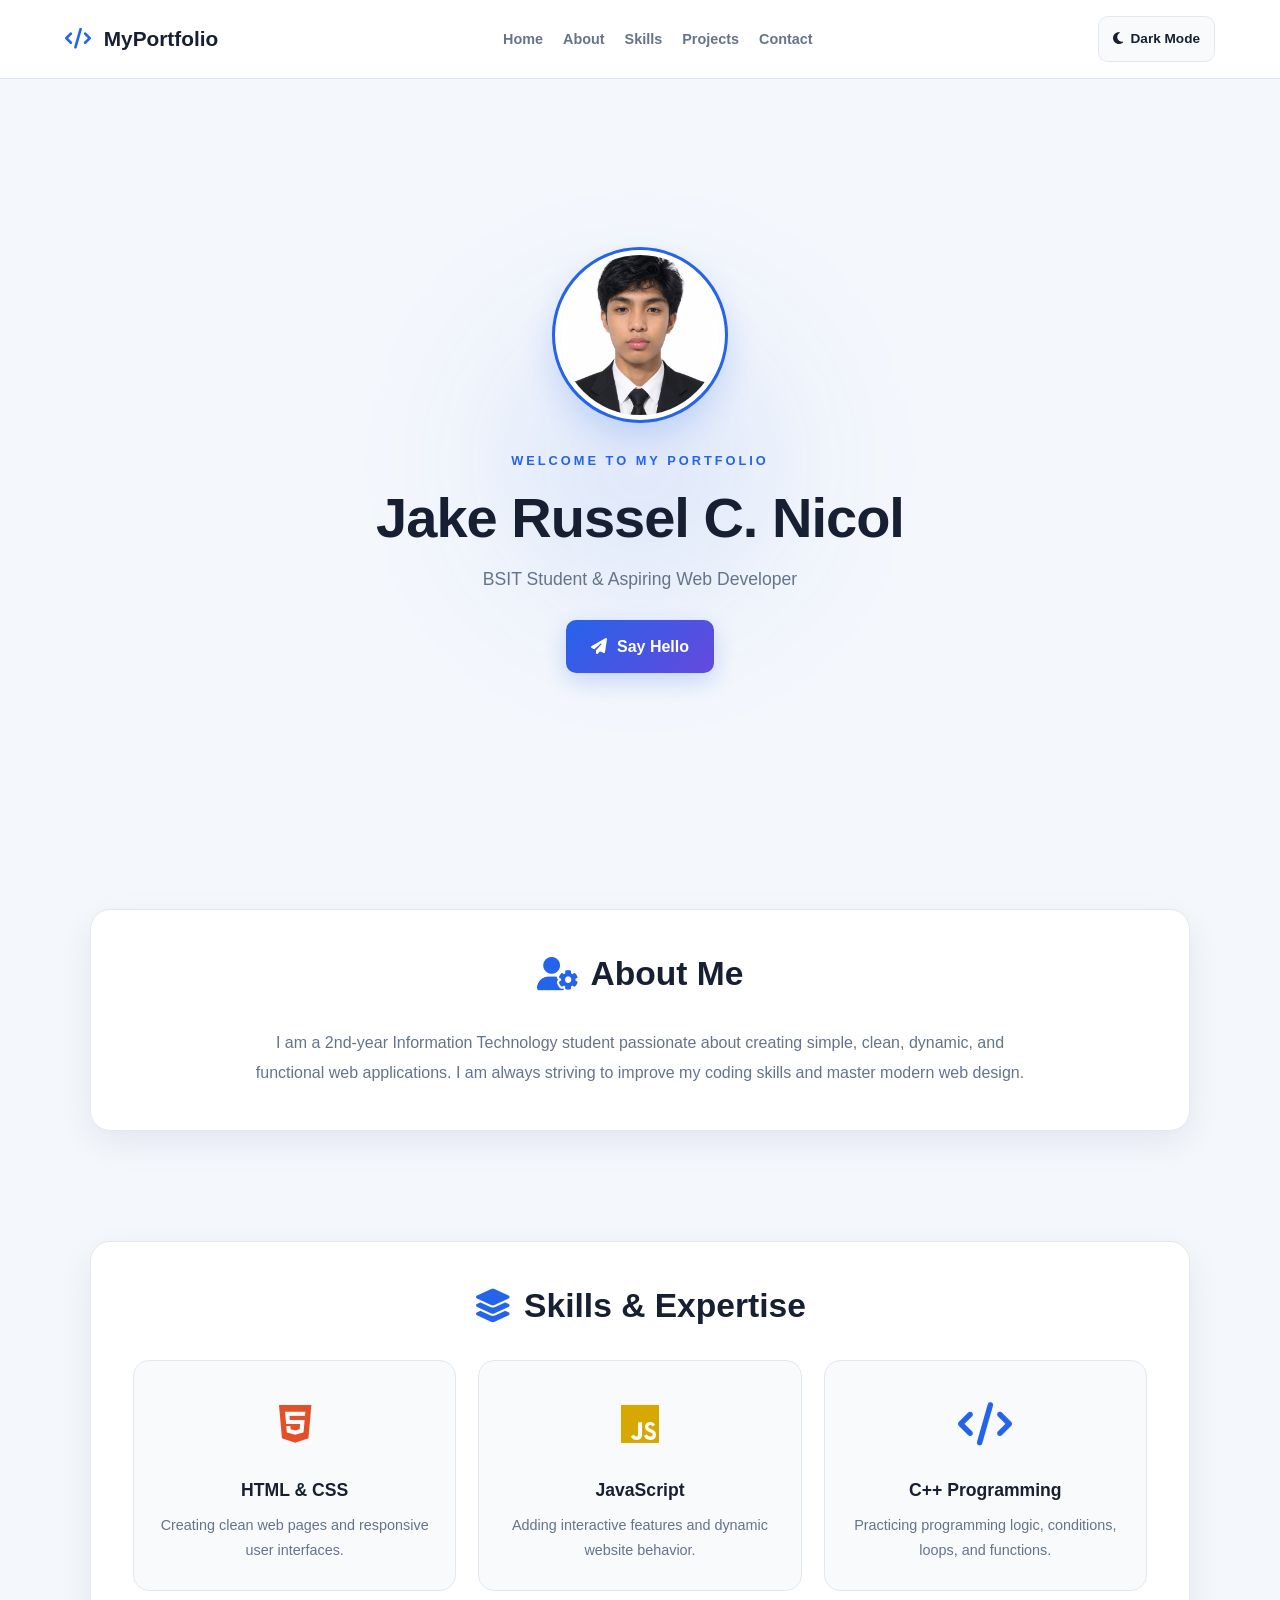
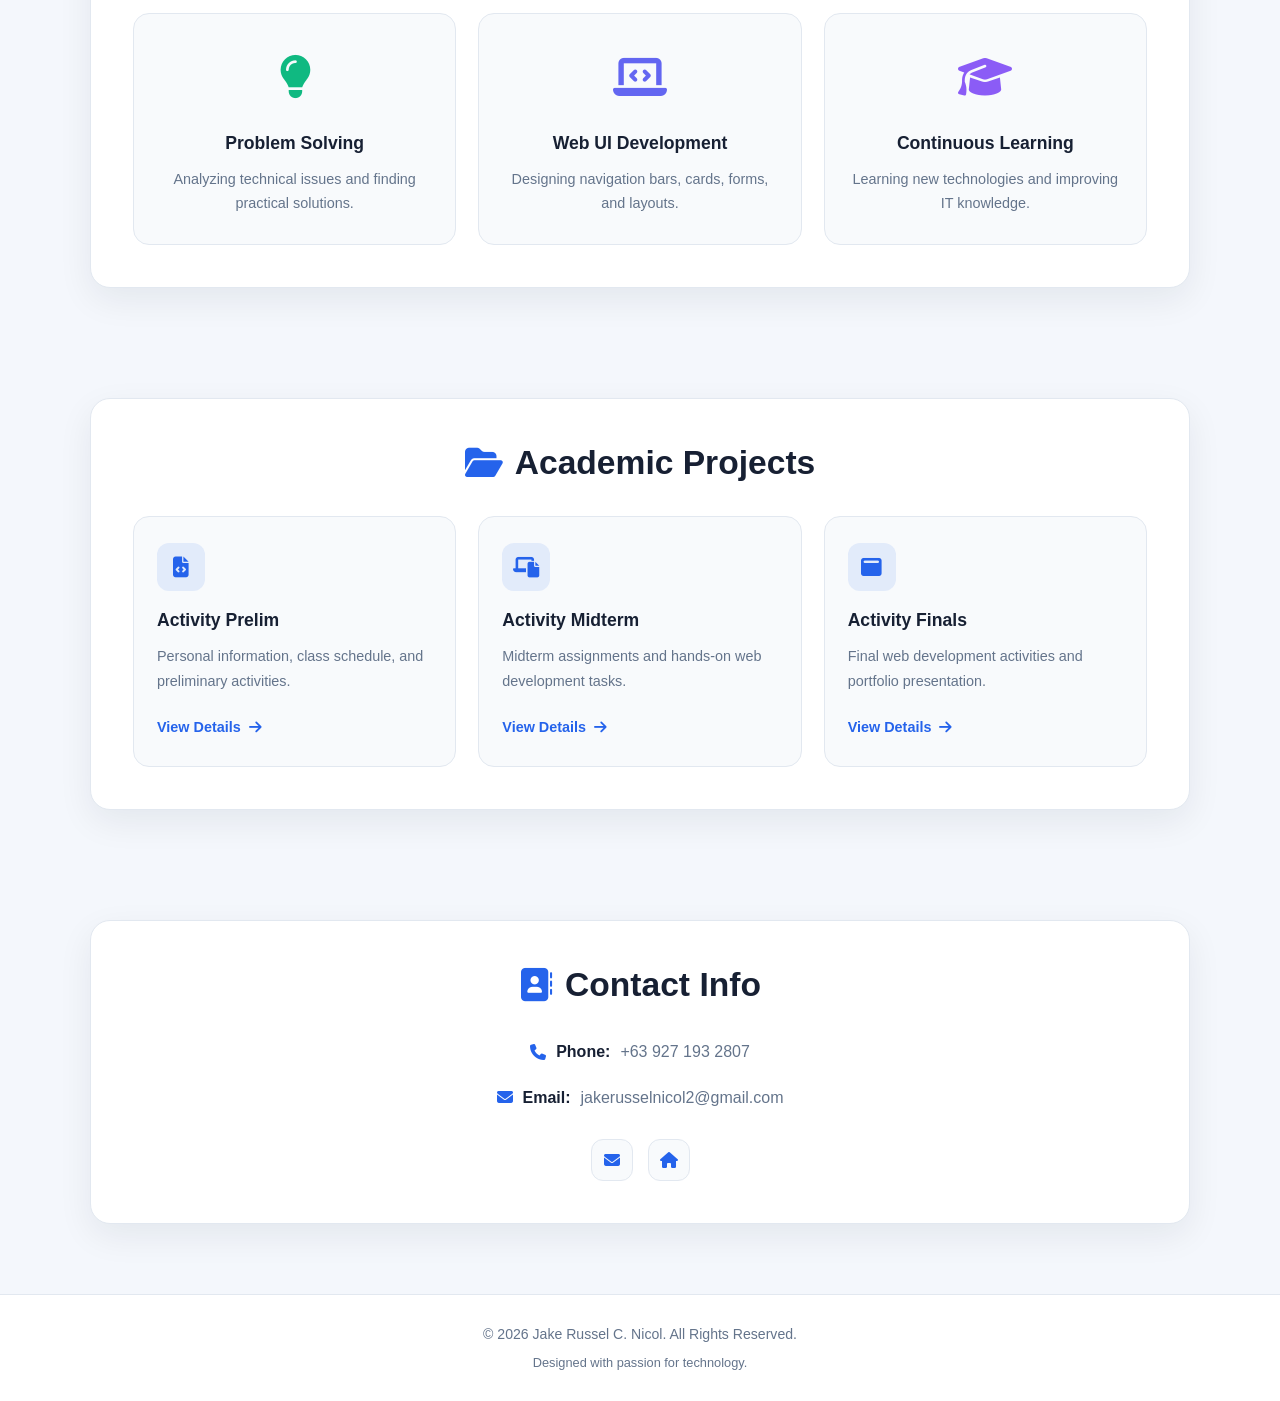
<file: index.html>
<!DOCTYPE html>
<html lang="en">
<head>
    <meta charset="UTF-8">
    <meta name="viewport" content="width=device-width, initial-scale=1.0">

    <title>Jake Russel C. Nicol | Portfolio</title>

    <link rel="stylesheet" href="style.css">
    <link rel="stylesheet" href="https://cdnjs.cloudflare.com/ajax/libs/font-awesome/6.4.0/css/all.min.css">

    <script src="script.js" defer></script>
</head>
<body>

    <!-- Navigation -->
    <header>
        <nav>
            <div class="logo">
                <i class="fa-solid fa-code"></i> MyPortfolio
            </div>

            <ul class="nav-links">
                <li><a href="#home">Home</a></li>
                <li><a href="#about">About</a></li>
                <li><a href="#skills">Skills</a></li>
                <li><a href="#projects">Projects</a></li>
                <li><a href="#contact">Contact</a></li>
            </ul>

            <button id="theme-toggle" type="button">
                <i class="fa-solid fa-moon"></i> Dark Mode
            </button>
        </nav>
    </header>

    <!-- Home -->
    <section id="home" class="center-section">
        <div class="profile-container">
            <img src="profile.jpg"
                 alt="Jake Russel C. Nicol"
                 class="profile-img">
        </div>

        <p class="welcome">WELCOME TO MY PORTFOLIO</p>
        <h1>Jake Russel C. Nicol</h1>
        <p class="tagline">BSIT Student & Aspiring Web Developer</p>

        <button onclick="showAlert()" class="main-btn" type="button">
            <i class="fa-solid fa-paper-plane"></i> Say Hello
        </button>
    </section>

    <!-- About -->
    <section id="about" class="container-section">
        <div class="content-box">
            <h2><i class="fa-solid fa-user-gear"></i> About Me</h2>

            <p>
                I am a 2nd-year Information Technology student passionate
                about creating simple, clean, dynamic, and functional web
                applications. I am always striving to improve my coding
                skills and master modern web design.
            </p>
        </div>
    </section>

    <!-- Skills -->
    <section id="skills" class="container-section">
        <div class="content-box">
            <h2><i class="fa-solid fa-layer-group"></i> Skills & Expertise</h2>

            <div class="skills-grid">

                <div class="skill-card">
                    <div class="skill-icon html-icon">
                        <i class="fa-brands fa-html5"></i>
                    </div>
                    <h3>HTML & CSS</h3>
                    <p>Creating clean web pages and responsive user interfaces.</p>
                </div>

                <div class="skill-card">
                    <div class="skill-icon js-icon">
                        <i class="fa-brands fa-js"></i>
                    </div>
                    <h3>JavaScript</h3>
                    <p>Adding interactive features and dynamic website behavior.</p>
                </div>

                <div class="skill-card">
                    <div class="skill-icon code-icon">
                        <i class="fa-solid fa-code"></i>
                    </div>
                    <h3>C++ Programming</h3>
                    <p>Practicing programming logic, conditions, loops, and functions.</p>
                </div>

                <div class="skill-card">
                    <div class="skill-icon problem-icon">
                        <i class="fa-solid fa-lightbulb"></i>
                    </div>
                    <h3>Problem Solving</h3>
                    <p>Analyzing technical issues and finding practical solutions.</p>
                </div>

                <div class="skill-card">
                    <div class="skill-icon ui-icon">
                        <i class="fa-solid fa-laptop-code"></i>
                    </div>
                    <h3>Web UI Development</h3>
                    <p>Designing navigation bars, cards, forms, and layouts.</p>
                </div>

                <div class="skill-card">
                    <div class="skill-icon learn-icon">
                        <i class="fa-solid fa-graduation-cap"></i>
                    </div>
                    <h3>Continuous Learning</h3>
                    <p>Learning new technologies and improving IT knowledge.</p>
                </div>

            </div>
        </div>
    </section>

    <!-- Projects -->
    <section id="projects" class="container-section">
        <div class="content-box">
            <h2><i class="fa-solid fa-folder-open"></i> Academic Projects</h2>

            <div class="projects-container">

                <a href="proh.html" class="card-link">
                    <div class="card">
                        <div class="project-icon">
                            <i class="fa-solid fa-file-code"></i>
                        </div>
                        <h3>Activity Prelim</h3>
                        <p>Personal information, class schedule, and preliminary activities.</p>
                        <span class="view-btn">
                            View Details <i class="fa-solid fa-arrow-right"></i>
                        </span>
                    </div>
                </a>

                <a href="actmid.html" class="card-link">
                    <div class="card">
                        <div class="project-icon">
                            <i class="fa-solid fa-laptop-file"></i>
                        </div>
                        <h3>Activity Midterm</h3>
                        <p>Midterm assignments and hands-on web development tasks.</p>
                        <span class="view-btn">
                            View Details <i class="fa-solid fa-arrow-right"></i>
                        </span>
                    </div>
                </a>

                <a href="actfinals.html" class="card-link">
                    <div class="card">
                        <div class="project-icon">
                            <i class="fa-solid fa-window-maximize"></i>
                        </div>
                        <h3>Activity Finals</h3>
                        <p>Final web development activities and portfolio presentation.</p>
                        <span class="view-btn">
                            View Details <i class="fa-solid fa-arrow-right"></i>
                        </span>
                    </div>
                </a>

            </div>
        </div>
    </section>

    <!-- Contact -->
    <section id="contact" class="container-section">
        <div class="content-box">
            <h2><i class="fa-solid fa-address-book"></i> Contact Info</h2>

            <div class="contact-details">
                <p>
                    <i class="fa-solid fa-phone"></i>
                    <strong>Phone:</strong> +63 927 193 2807
                </p>

                <p>
                    <i class="fa-solid fa-envelope"></i>
                    <strong>Email:</strong> jakerusselnicol2@gmail.com
                </p>
            </div>

            <div class="social-links">
                <a href="mailto:jakerusselnicol2@gmail.com" aria-label="Email">
                    <i class="fa-solid fa-envelope"></i>
                </a>
                <a href="#home" aria-label="Back to Home">
                    <i class="fa-solid fa-house"></i>
                </a>
            </div>
        </div>
    </section>

    <!-- Footer -->
    <footer>
        <p>&copy; 2026 Jake Russel C. Nicol. All Rights Reserved.</p>
        <p class="footer-subtitle">Designed with passion for technology.</p>
    </footer>

    <!-- Back to Top -->
    <button id="back-to-top" type="button" aria-label="Back to top">
        <i class="fa-solid fa-arrow-up"></i>
    </button>

</body>
</html>
</file>
<file: style.css>
/* =====================================
   GLOBAL STYLES
===================================== */

:root {
    --primary: #2563eb;
    --primary-hover: #1d4ed8;
    --accent: #60a5fa;
    --background: #f4f7fc;
    --surface: #ffffff;
    --surface-secondary: #f8fafc;
    --text: #172033;
    --muted: #64748b;
    --border: #e2e8f0;
    --header-bg: rgba(255, 255, 255, 0.95);
    --shadow: 0 12px 35px rgba(15, 23, 42, 0.07);
    --transition: 0.3s ease;
}

body.dark-mode {
    --background: #080d19;
    --surface: #111a2b;
    --surface-secondary: #172338;
    --text: #f1f5f9;
    --muted: #a6b4ca;
    --border: #26344a;
    --header-bg: rgba(8, 13, 25, 0.96);
    --shadow: 0 15px 40px rgba(0, 0, 0, 0.2);
}

* {
    margin: 0;
    padding: 0;
    box-sizing: border-box;
}

html {
    scroll-behavior: smooth;
    scroll-padding-top: 100px;
}

body {
    font-family: "Segoe UI", Arial, sans-serif;
    background: var(--background);
    color: var(--text);
    line-height: 1.7;
    transition: background var(--transition), color var(--transition);
}

a {
    color: inherit;
    text-decoration: none;
}

button {
    font: inherit;
}

button:focus-visible,
a:focus-visible {
    outline: 3px solid var(--accent);
    outline-offset: 4px;
}

h1, h2, h3 {
    color: var(--text);
    line-height: 1.3;
}

p {
    color: var(--muted);
}

section {
    max-width: 1150px;
    margin: 0 auto;
    padding: 45px 25px;
    scroll-margin-top: 100px;
}

/* =====================================
   NAVIGATION
===================================== */

header {
    position: sticky;
    top: 0;
    z-index: 1000;
    width: 100%;
    background: var(--header-bg);
    backdrop-filter: blur(15px);
    border-bottom: 1px solid var(--border);
    transition: background var(--transition);
}

nav {
    max-width: 1200px;
    min-height: 78px;
    margin: auto;
    padding: 14px 25px;
    display: flex;
    justify-content: space-between;
    align-items: center;
    gap: 20px;
}

.logo {
    color: var(--text);
    font-size: 1.3rem;
    font-weight: 800;
    white-space: nowrap;
}

.logo i {
    color: var(--primary);
    margin-right: 7px;
}

.nav-links {
    display: flex;
    align-items: center;
    gap: 20px;
    list-style: none;
}

.nav-links a {
    color: var(--muted);
    font-size: 0.9rem;
    font-weight: 600;
    transition: color var(--transition);
}

.nav-links a:hover {
    color: var(--primary);
}

body.dark-mode .nav-links a:hover {
    color: var(--accent);
}

/* Dark Mode Button */

#theme-toggle {
    position: relative;
    z-index: 1001;
    display: inline-flex;
    align-items: center;
    justify-content: center;
    gap: 8px;
    flex-shrink: 0;
    padding: 10px 14px;
    border: 1px solid var(--border);
    border-radius: 10px;
    background: var(--surface-secondary);
    color: var(--text);
    font-size: 0.85rem;
    font-weight: 700;
    cursor: pointer;
    pointer-events: auto;
    transition: background var(--transition),
                color var(--transition),
                border-color var(--transition),
                transform var(--transition);
}

#theme-toggle:hover {
    border-color: var(--primary);
    color: var(--primary);
    transform: translateY(-2px);
}

/* =====================================
   HOME SECTION
===================================== */

.center-section {
    min-height: 85vh;
    display: flex;
    flex-direction: column;
    justify-content: center;
    align-items: center;
    text-align: center;
    position: relative;
}

.center-section::before {
    content: "";
    position: absolute;
    width: 280px;
    height: 280px;
    border-radius: 50%;
    background: rgba(37, 99, 235, 0.1);
    filter: blur(75px);
    z-index: -1;
}

.profile-container {
    margin-bottom: 22px;
}

.profile-img {
    width: 170px;
    height: 170px;
    object-fit: cover;
    border-radius: 50%;
    border: 5px solid var(--surface);
    outline: 3px solid var(--primary);
    box-shadow: 0 15px 35px rgba(37, 99, 235, 0.2);
    transition: transform var(--transition);
}

.profile-img:hover {
    transform: scale(1.04);
}

.welcome {
    margin-bottom: 10px;
    color: var(--primary);
    font-size: 0.8rem;
    font-weight: 800;
    letter-spacing: 3px;
}

h1 {
    margin-bottom: 10px;
    font-size: clamp(2.1rem, 5vw, 3.5rem);
    font-weight: 800;
    letter-spacing: -1px;
}

.tagline {
    margin-bottom: 25px;
    font-size: 1.1rem;
}

/* Buttons */

.main-btn {
    display: inline-flex;
    align-items: center;
    justify-content: center;
    gap: 10px;
    padding: 13px 25px;
    border: none;
    border-radius: 10px;
    background: linear-gradient(135deg, #2563eb, #6549dc);
    color: #ffffff;
    font-weight: 700;
    cursor: pointer;
    box-shadow: 0 8px 22px rgba(37, 99, 235, 0.22);
    transition: transform var(--transition), box-shadow var(--transition);
}

.main-btn i {
    color: #ffffff;
}

.main-btn:hover {
    transform: translateY(-3px);
    box-shadow: 0 12px 28px rgba(37, 99, 235, 0.3);
}

/* =====================================
   CONTENT BOXES
===================================== */

.container-section {
    display: flex;
    justify-content: center;
    margin: 20px auto;
}

.content-box {
    width: 100%;
    padding: 42px;
    background: var(--surface);
    border: 1px solid var(--border);
    border-radius: 20px;
    box-shadow: var(--shadow);
    transition: background var(--transition), border-color var(--transition);
}

.content-box h2 {
    display: flex;
    justify-content: center;
    align-items: center;
    gap: 12px;
    margin-bottom: 32px;
    text-align: center;
    font-size: clamp(1.5rem, 3vw, 2.1rem);
    font-weight: 800;
}

.content-box h2 i {
    color: var(--primary);
}

#about .content-box > p {
    max-width: 800px;
    margin: auto;
    text-align: center;
    line-height: 1.9;
}

/* =====================================
   SKILLS
===================================== */

.skills-grid {
    display: grid;
    grid-template-columns: repeat(3, minmax(0, 1fr));
    gap: 22px;
}

.skill-card {
    padding: 28px 22px;
    text-align: center;
    background: var(--surface-secondary);
    border: 1px solid var(--border);
    border-radius: 16px;
    transition: transform var(--transition), border-color var(--transition),
                box-shadow var(--transition), background var(--transition);
}

.skill-card:hover {
    transform: translateY(-6px);
    border-color: var(--primary);
    box-shadow: var(--shadow);
}

.skill-icon {
    margin-bottom: 16px;
    font-size: 2.7rem;
}

.html-icon { color: #e34f26; }
.js-icon { color: #d6a800; }
.code-icon { color: #2563eb; }
.problem-icon { color: #10b981; }
.ui-icon { color: #6366f1; }
.learn-icon { color: #8b5cf6; }

.skill-card h3 {
    margin-bottom: 12px;
    font-size: 1.1rem;
}

.skill-card p {
    font-size: 0.9rem;
}

/* =====================================
   PROJECTS
===================================== */

.projects-container {
    display: grid;
    grid-template-columns: repeat(3, minmax(0, 1fr));
    gap: 22px;
}

.card-link {
    display: block;
    min-width: 0;
    border-radius: 16px;
    transition: transform var(--transition);
}

.card-link:hover {
    transform: translateY(-6px);
}

.card {
    height: 100%;
    min-height: 245px;
    padding: 26px 23px;
    display: flex;
    flex-direction: column;
    align-items: flex-start;
    background: var(--surface-secondary);
    border: 1px solid var(--border);
    border-radius: 16px;
    transition: background var(--transition), border-color var(--transition);
}

.card:hover {
    border-color: var(--primary);
}

.project-icon {
    width: 48px;
    height: 48px;
    margin-bottom: 18px;
    display: flex;
    justify-content: center;
    align-items: center;
    border-radius: 12px;
    background: rgba(37, 99, 235, 0.1);
    color: var(--primary);
    font-size: 1.3rem;
}

.card h3 {
    margin-bottom: 12px;
    font-size: 1.1rem;
}

.card p {
    flex-grow: 1;
    margin-bottom: 22px;
    font-size: 0.9rem;
}

.view-btn {
    display: inline-flex;
    align-items: center;
    gap: 8px;
    color: var(--primary);
    font-size: 0.9rem;
    font-weight: 700;
}

.view-btn i {
    transition: transform var(--transition);
}

.card-link:hover .view-btn i {
    transform: translateX(5px);
}

body.dark-mode .view-btn {
    color: var(--accent);
}

/* =====================================
   CONTACT
===================================== */

#contact .content-box {
    text-align: center;
}

.contact-details {
    display: flex;
    flex-direction: column;
    align-items: center;
    gap: 18px;
}

.contact-details p {
    display: flex;
    align-items: center;
    justify-content: center;
    flex-wrap: wrap;
    gap: 10px;
    overflow-wrap: anywhere;
}

.contact-details i {
    color: var(--primary);
}

.contact-details strong {
    color: var(--text);
}

.social-links {
    display: flex;
    justify-content: center;
    gap: 15px;
    margin-top: 28px;
}

.social-links a {
    width: 42px;
    height: 42px;
    display: flex;
    align-items: center;
    justify-content: center;
    border: 1px solid var(--border);
    border-radius: 12px;
    background: var(--surface-secondary);
    color: var(--primary);
    transition: transform var(--transition), background var(--transition);
}

.social-links a:hover {
    transform: translateY(-4px);
    background: var(--surface);
}

/* =====================================
   FOOTER
===================================== */

footer {
    margin-top: 25px;
    padding: 28px 20px;
    text-align: center;
    background: var(--surface);
    border-top: 1px solid var(--border);
}

footer p {
    font-size: 0.88rem;
}

.footer-subtitle {
    margin-top: 5px;
    font-size: 0.8rem;
}

/* =====================================
   BACK TO TOP
===================================== */

#back-to-top {
    position: fixed;
    right: 24px;
    bottom: 24px;
    z-index: 999;
    width: 48px;
    height: 48px;
    display: flex;
    align-items: center;
    justify-content: center;
    border: none;
    border-radius: 14px;
    background: var(--primary);
    color: #ffffff;
    font-size: 1.1rem;
    cursor: pointer;
    box-shadow: 0 8px 22px rgba(37, 99, 235, 0.25);

    opacity: 0;
    visibility: hidden;
    pointer-events: none;
    transform: translateY(10px);

    transition: opacity var(--transition),
                visibility var(--transition),
                transform var(--transition);
}

#back-to-top.visible {
    opacity: 1;
    visibility: visible;
    pointer-events: auto;
    transform: translateY(0);
}

#back-to-top i {
    color: #ffffff;
}

#back-to-top:hover {
    background: var(--primary-hover);
}

/* =====================================
   RESPONSIVE DESIGN
===================================== */

@media (max-width: 950px) {
    nav {
        flex-wrap: wrap;
        justify-content: center;
    }

    .skills-grid,
    .projects-container {
        grid-template-columns: repeat(2, minmax(0, 1fr));
    }
}

@media (max-width: 650px) {
    nav {
        flex-direction: column;
        gap: 15px;
        padding: 16px;
    }

    .nav-links {
        justify-content: center;
        flex-wrap: wrap;
        gap: 12px 18px;
    }

    .nav-links a {
        font-size: 0.82rem;
    }

    section {
        padding: 30px 16px;
        scroll-margin-top: 150px;
    }

    .center-section {
        min-height: 75vh;
    }

    .profile-img {
        width: 145px;
        height: 145px;
    }

    h1 {
        font-size: 2.1rem;
    }

    .tagline {
        font-size: 0.95rem;
    }

    .content-box {
        padding: 27px 18px;
        border-radius: 15px;
    }

    .content-box h2 {
        font-size: 1.5rem;
        margin-bottom: 25px;
    }

    .skills-grid,
    .projects-container {
        grid-template-columns: 1fr;
        gap: 16px;
    }

    .skill-card {
        padding: 25px 18px;
    }

    .contact-details p {
        font-size: 0.85rem;
    }

    #back-to-top {
        right: 16px;
        bottom: 16px;
        width: 44px;
        height: 44px;
    }
}

@media (prefers-reduced-motion: reduce) {
    *,
    *::before,
    *::after {
        scroll-behavior: auto !important;
        transition: none !important;
    }
}
```css
/* Smooth theme transition */
body,
header,
footer,
.content-box,
.card,
.skill-card {
    transition: background-color 0.3s ease,
                color 0.3s ease,
                border-color 0.3s ease;
}


/* FIX: TEXT VISIBILITY IN DARK MODE */

body.dark-mode {
    background: #0f172a;
    color: #f1f5f9;
}

/* Main headings and paragraphs */
body.dark-mode h1,
body.dark-mode h2,
body.dark-mode h3,
body.dark-mode p,
body.dark-mode strong,
body.dark-mode .welcome,
body.dark-mode .tagline,
body.dark-mode .footer-subtitle {
    color: #f1f5f9 !important;
}

/* Navigation */
body.dark-mode .nav-links a {
    color: #f1f5f9 !important;
}

/* Content containers */
body.dark-mode .content-box,
body.dark-mode .card,
body.dark-mode .skill-card {
    background-color: #1e293b !important;
    color: #f1f5f9 !important;
}

/* Project descriptions and buttons */
body.dark-mode .card p,
body.dark-mode .skill-card p,
body.dark-mode .view-btn {
    color: #cbd5e1 !important;
}

/* Contact details */
body.dark-mode .contact-details,
body.dark-mode .contact-details p,
body.dark-mode .contact-details strong {
    color: #f1f5f9 !important;
}

/* Activity pages */
body.dark-mode .header-title,
body.dark-mode .back-btn {
    color: #f1f5f9 !important;
}

body.dark-mode .image-container {
    background-color: #1e293b !important;
    color: #f1f5f9 !important;
}

/* Theme toggle button */
body.dark-mode #theme-toggle {
    color: #ffffff !important;
    background-color: #334155 !important;
}
</file>
